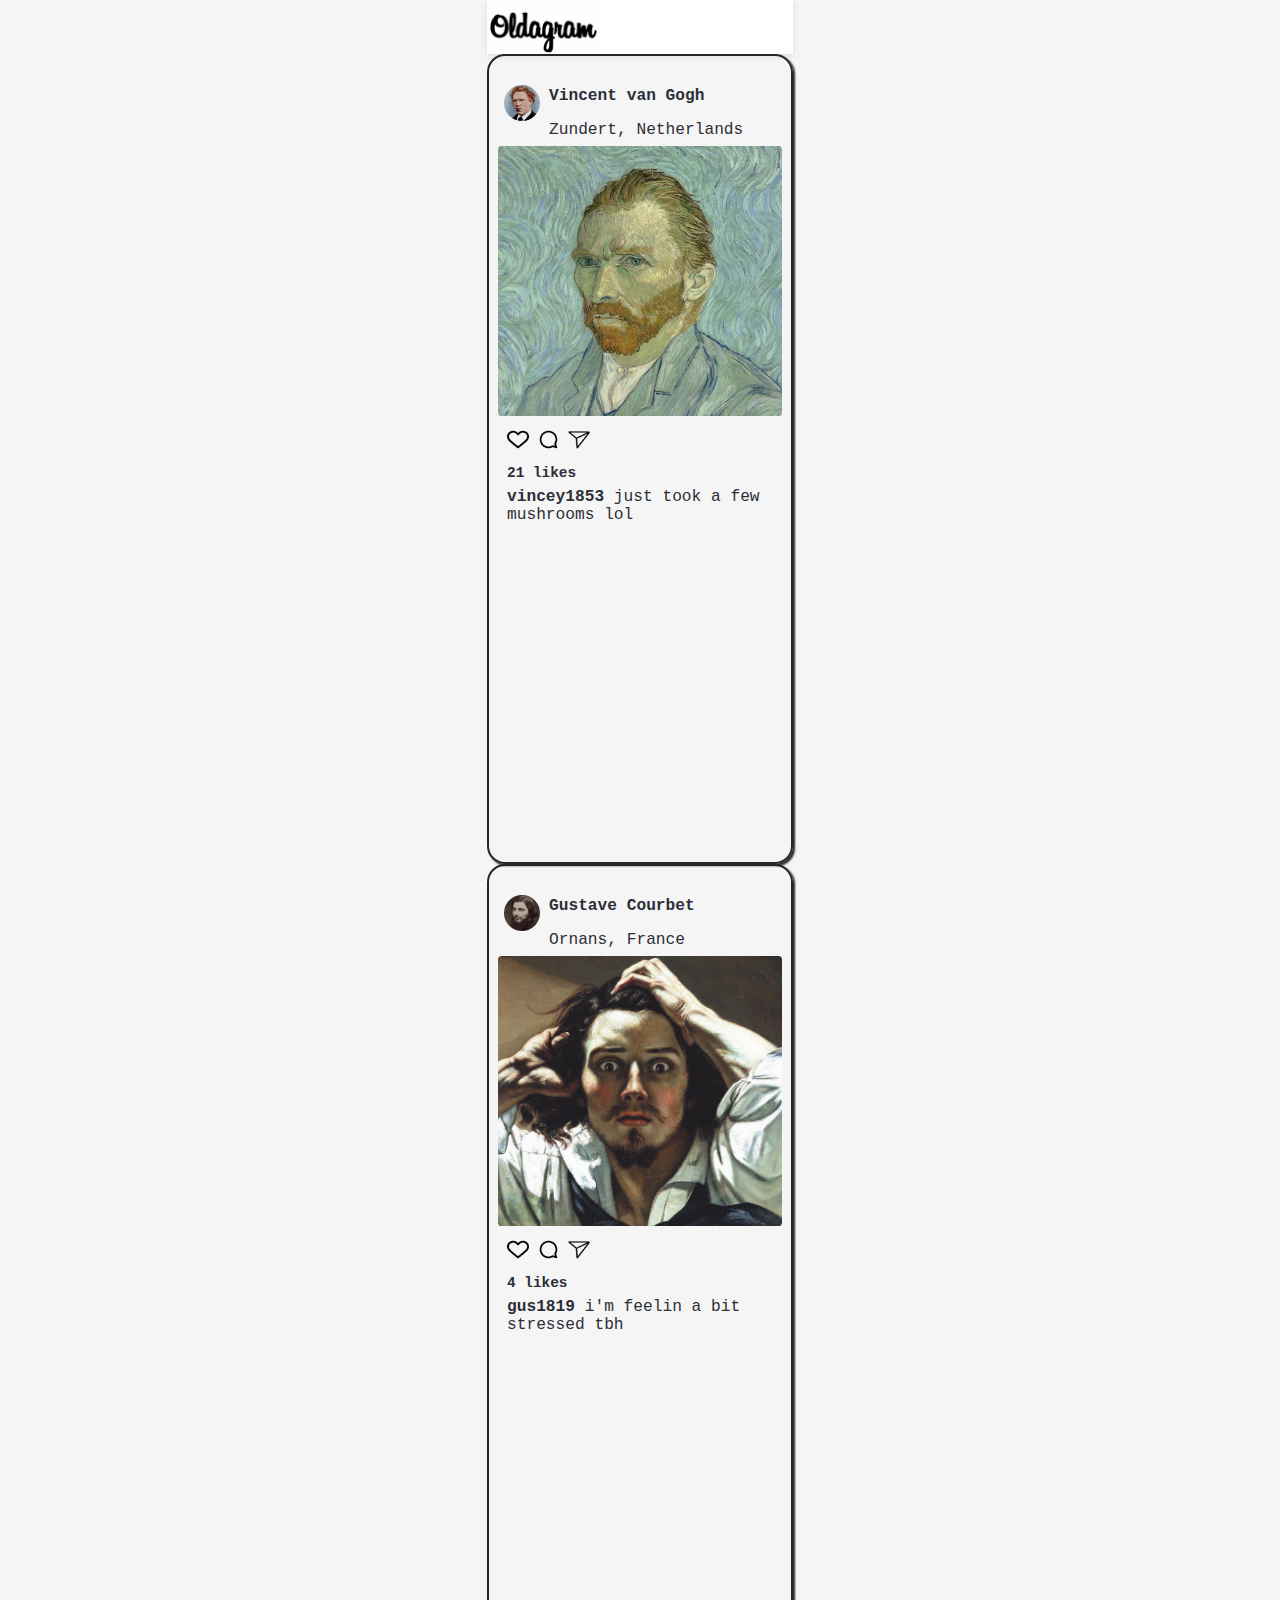
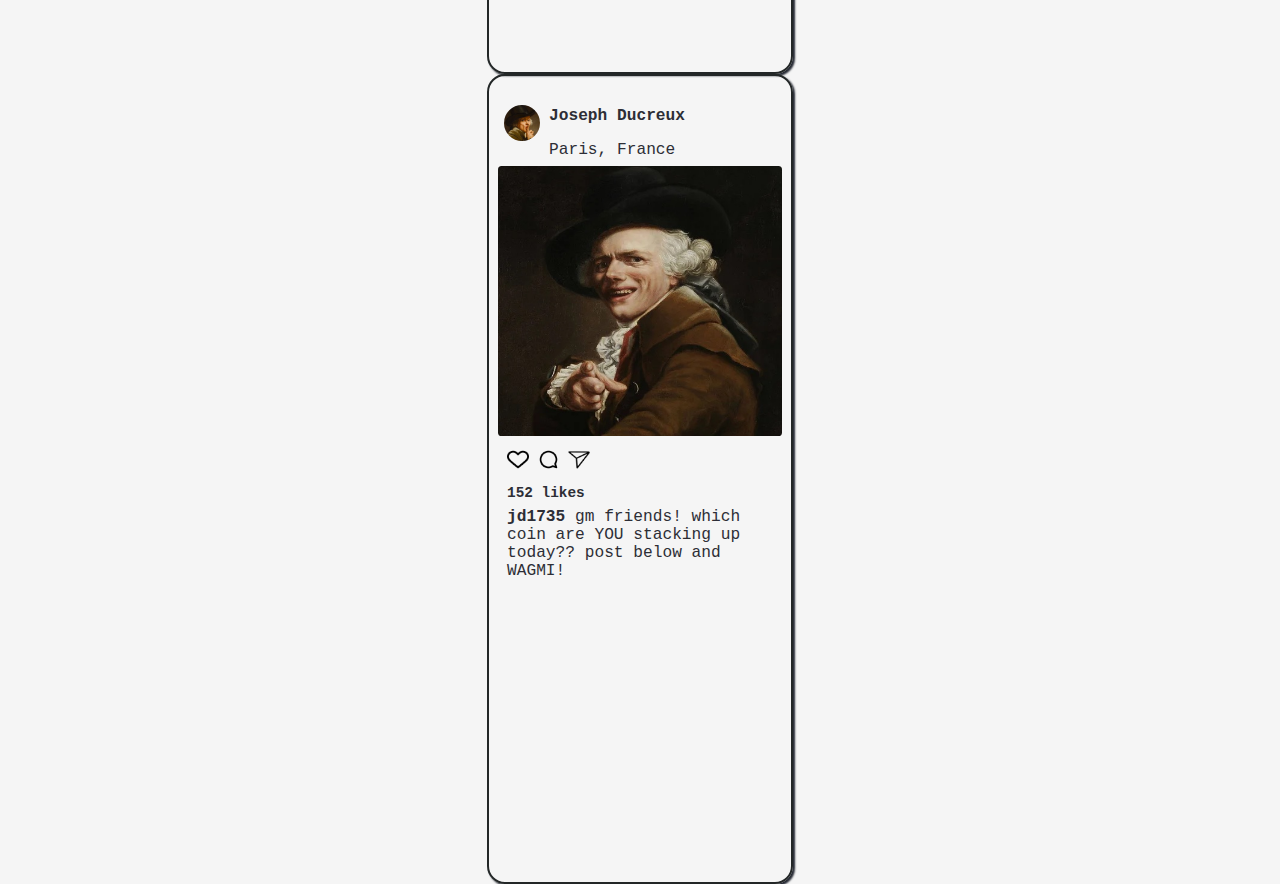
<file: 11.Oldagram/index.html>
<html lang="en">

<head>
    <meta charset="UTF-8">
    <meta http-equiv="X-UA-Compatible" content="IE=edge">
    <meta name="viewport" content="width=device-width, initial-scale=1.0">
    <title>Oldagram</title>

    <link rel="stylesheet" href="index.css">
</head>

<body>
   <div class="container">
        <nav>
            <img class="logo" src="images/logo.png">
        </nav>
       
       
    </div> 
    <script src="index.js" defer></script>
</body>

</html>
</file>
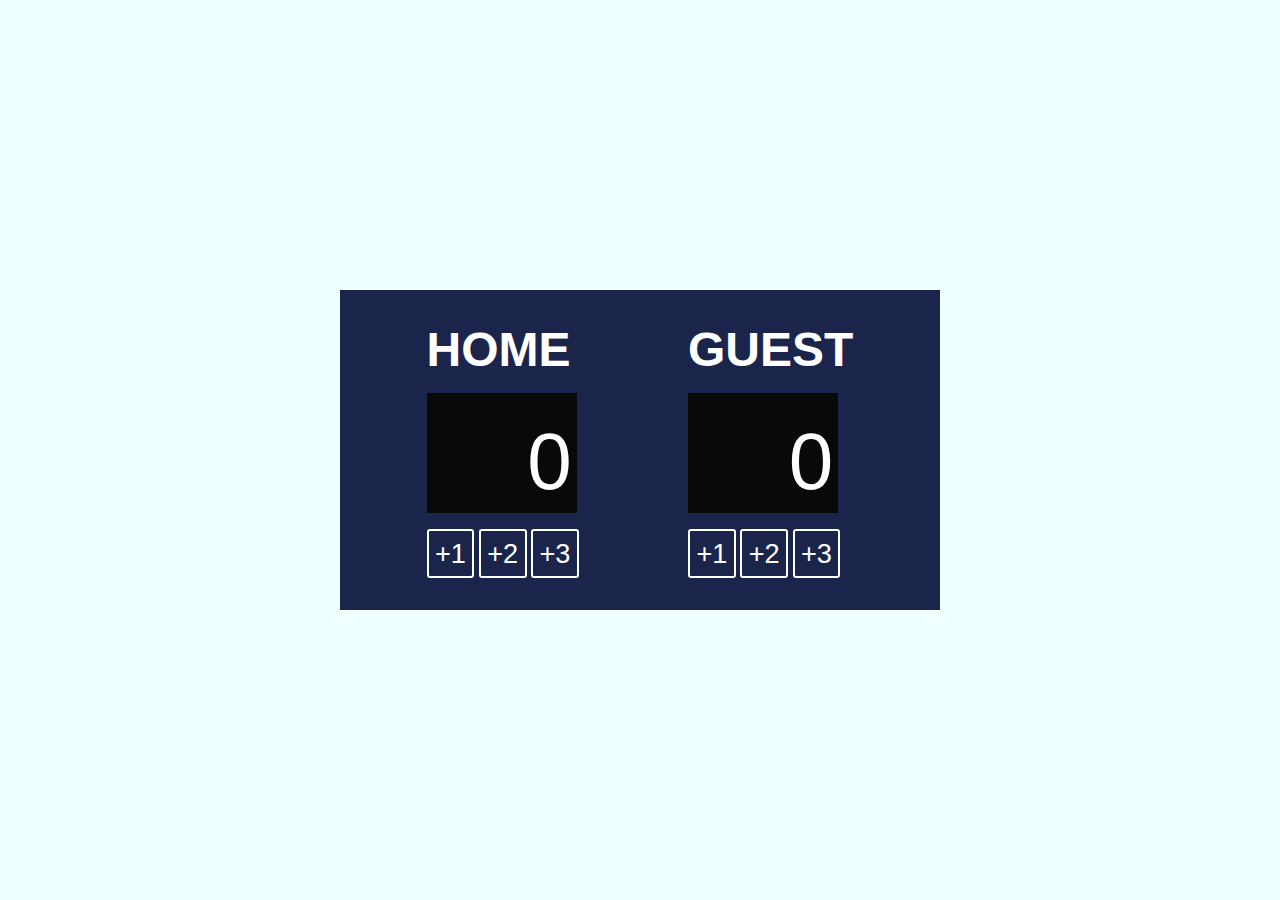
<file: 6.Scorebord/index.html>
<!DOCTYPE html>
<html lang="en">

<head>
    <meta charset="UTF-8">
    <meta http-equiv="X-UA-Compatible" content="IE=edge">
    <meta name="viewport" content="width=device-width, initial-scale=1.0">
    <link rel="stylesheet" href="index.css">
    <script src="index.js" defer></script>
    <title>Scoreboard</title>
</head>

<body>
    <div class="container">
        <div class="bord">
            <h3>HOME</h3>
            <div class="score">
                <p>0</p>
            </div>
            <div class="btn-grup">
                <button class="btn btn1" data-value="1">+1</button>
                <button class="btn btn2" data-value="2">+2</button>
                <button class="btn btn3" data-value="3">+3</button>
            </div>
        </div>
        <div>
            <h3>GUEST</h3>
            <div class="score guest">
                <p>0</p>
            </div>
            <div class="btn-grup">
                <button class="btn btn4" data-value="1">+1</button>
                <button class="btn btn5" data-value="2">+2</button>
                <button class="btn btn6" data-value="3">+3</button>
            </div>
        </div>
    </div>
</body>

</html>
</file>
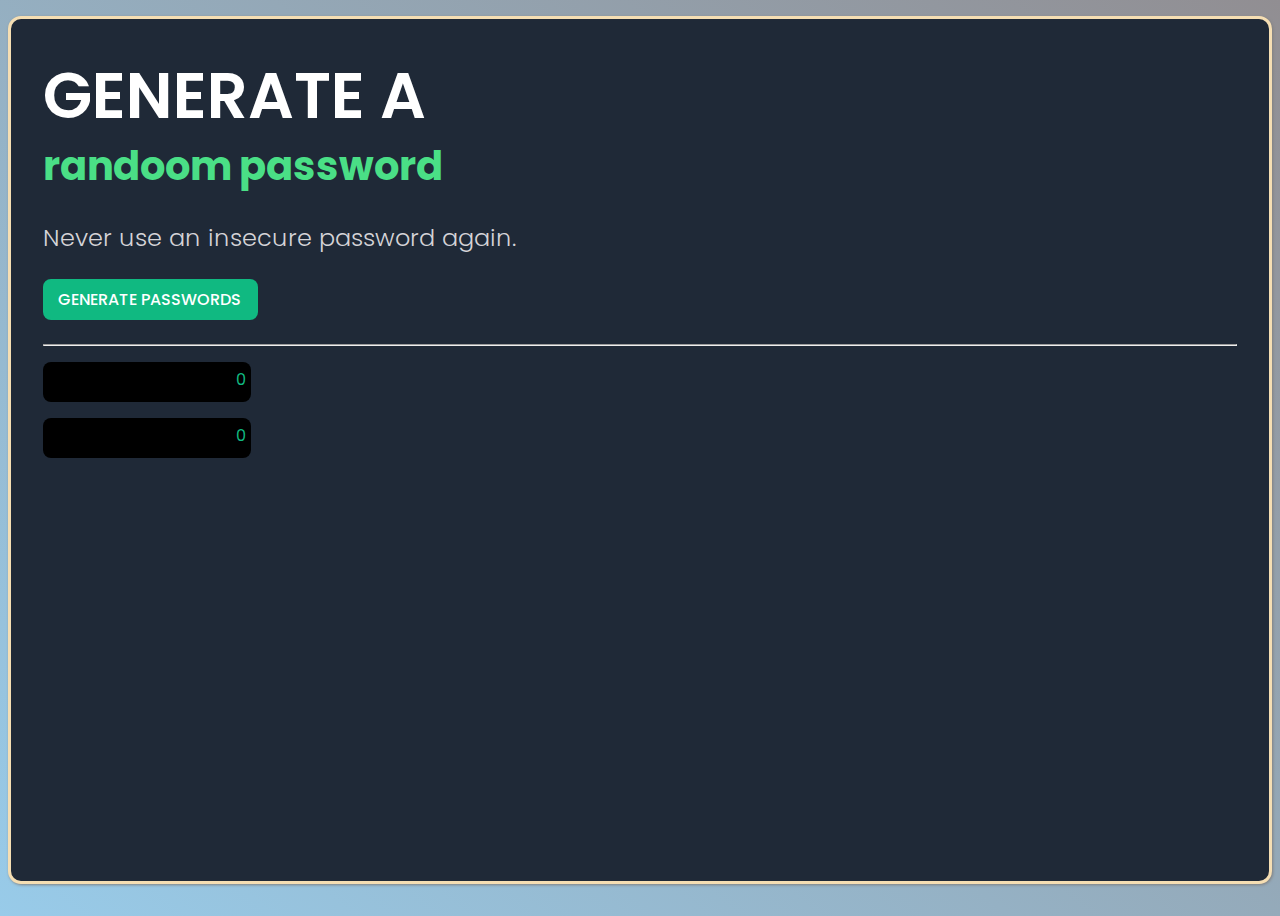
<file: 7.Random-password/index.html>
<!DOCTYPE html>
<html lang="en">

<head>
  <meta charset="UTF-8">
  <meta http-equiv="X-UA-Compatible" content="IE=edge">
  <meta name="viewport" content="width=device-width, initial-scale=1.0">
  <script src="index.js" defer></script>
  <link rel="stylesheet" href="index.css">
  <link rel="preconnect" href="https://fonts.gstatic.com">
  <link href="https://fonts.googleapis.com/css2?family=Poppins:wght@200;400;700;800&display=swap" rel="stylesheet">
  <title>Random-Password</title>
</head>

<body>
  <div class="container">
    <h1>Generate a
      <h2>randoom password</h2>
    </h1>
    <p>Never use an insecure password again.</p>
    <div class="wraper">
      <batton class="btn">Generate passwords</batton>
    </div>

    <hr>
    <div class="screen">
      <div class="screen-first">0</div>
      <div class="screen-second">0</div>
    </div>
  </div>
</body>

</html>
</file>
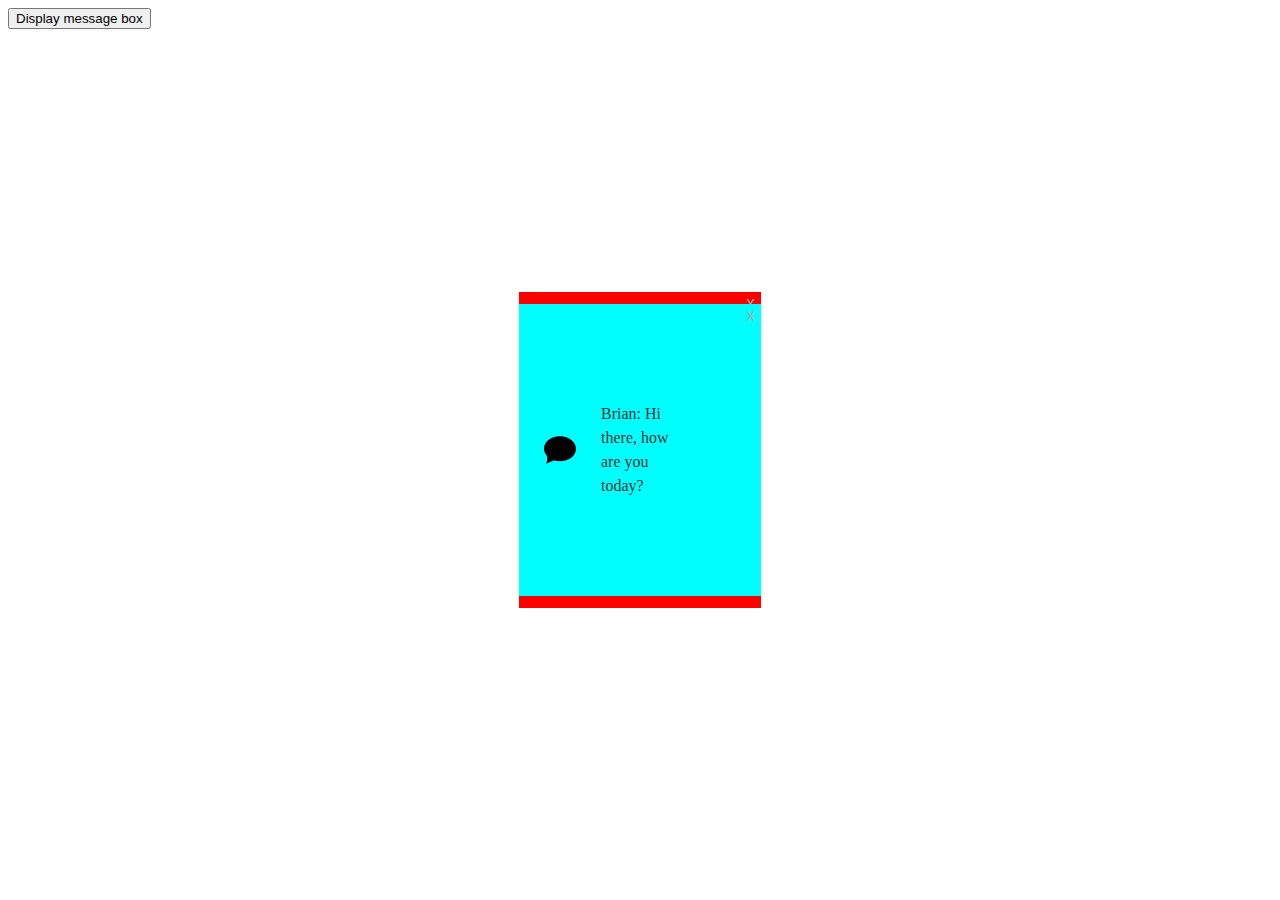
<file: 8.own-function/index.html>
<!DOCTYPE html>
<html lang="en">
<head>
    <meta charset="UTF-8">
    <meta http-equiv="X-UA-Compatible" content="IE=edge">
    <meta name="viewport" content="width=device-width, initial-scale=1.0">
    <title>Fanction start</title>
    <link rel="stylesheet" href="index.css">
    <script src="index.js" defer></script>
</head>
<body>
    <button>Display message box</button>
</body>
</html>
</file>
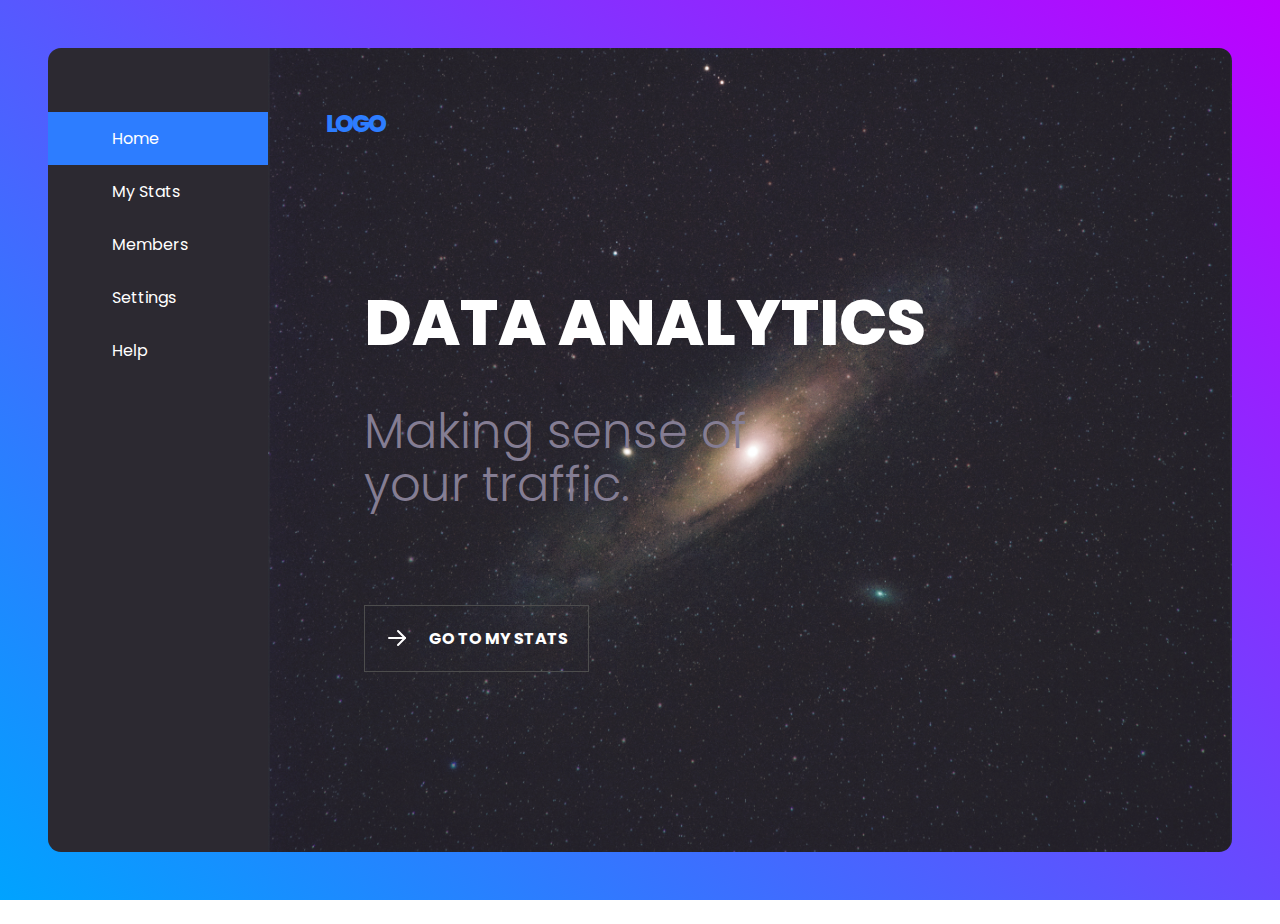
<file: data-analit-dashboard/index.html>
<!DOCTYPE html>
<html lang="en">

<head>
  <meta charset="UTF-8">
  <meta http-equiv="X-UA-Compatible" content="IE=edge">
  <meta name="viewport" content="width=device-width, initial-scale=1.0">
  <link rel="stylesheet" href="index.css">
  <link rel="preconnect" href="https://fonts.gstatic.com">
  <link href="https://fonts.googleapis.com/css2?family=Poppins:wght@200;400;700;800&display=swap" rel="stylesheet">
  <script src="index.js" defer></script>
  
  <title>Data Analytics Dashboard</title>
</head>

<body>

  <div class="container">
    <div class="left-col">
      <nav>
        <img src="./arrow.svg" class="back-btn">
        <ul>
          <li><a href="#" class="active">Home</a></li>
          <li><a href="#">My Stats</a></li>
          <li><a href="#">Members</a></li>
          <li><a href="#">Settings</a></li>
          <li><a href="#">Help</a></li>
        </ul>
      </nav>
    </div>
    <section>
      <header>
        <img src="menu.svg" class="menu-btn">
        <p class="logo">Logo</p>
      </header>
      <div class="cv">
        <div class="content">
          <h1>Data Analytics</h1>
          <p>Making sense of your traffic.</p>

          <a href="#" class="cta">Go to my stats</a>
        </div>
      </div>
    </section>
  </div>
</body>


</html>
</file>
<file: 11.Oldagram/index.css>
* {
    box-sizing: border-box;
}

body {
    margin: 0;
    padding: 0;
    height: 100vh;
    background-color: #f5f5f5;
    display: flex;
    box-sizing: border-box;
    font-family: 'Courier New', Courier, monospace;
    color: #2d2e36;
    place-items: center;
    justify-content: center;
}

.container {
    height: 100vh;
}

.card {
    max-width: 90vw;
    height: 90vh;
    border: 2px solid rgb(35, 39, 39);
    border-radius: 1rem;
    box-shadow: 2px 2px 2px rgb(35, 39, 49);
    padding: 0.5rem;
}

nav {
   background: white;
    height: 3rem;
    display: flex;
    box-shadow: 0px 2.98256px 7.4564px rgba(0, 0, 0, 0.1);
    
}

.logo {
    height: auto;
}

.header {
    height: 3.5rem;
    display: flex;
    padding: 20px 6px;
    justify-content: flex-start;
}

 .header p {
   font-size: 0.9rem; 
    margin-left: 0.5rem;
    margin-top: 0.1rem;
}

span {
    font-weight: 700;
}

.location {
    font-size: 0.7rem;
}

.avatar {
    width: 2rem;
    border-radius: 50%;
    height: 2rem;
    margin-left: 0;
}

img.post {
    width: 100%;
    height: 15rem;
    border-radius: 0.2rem;
    margin-top: 1rem;
}

.card-stats {
    display: flex;
    align-items: center;
    margin-top: 0.7rem;
}

.icon {
    width: 1.2rem;
    margin-left: 0.5rem;
}

.likes {
    font-size: 0.8rem;
    font-weight: 600;
    margin-left: 0.5rem;
    margin-bottom: 0.4rem;
}

.comment {
    font-size: 0.9rem;
    margin-top: 0;
    margin-left: 0.5rem;
}

@media  only screen and (min-width: 400px) {
    html {
        font-size: 18px;
    }

    body {
        flex-direction: row;
    }

    .container {
        max-width: 17rem;
    
    }
}
</file>
<file: 6.Scorebord/index.css>
*, *:before, *:after {
    box-sizing: border-box;
    margin: 0;
    padding: 0;
}

body {
    font-family: Arial, Helvetica, sans-serif;
    color: white;
    background-color: azure;
    display: flex;
    justify-content:center;
    align-items: center;
    height: 100vh;
}

  .container {
    width: 600px;
    background-color: #1B244A;
    display: flex;
    padding: 2em;
    justify-content: space-around;
  }

   h3 {
    font-size: 3rem;
    margin-bottom: 1rem;
   }

  .score {
    width: 150px;
    height: 120px;
    display: flex;
    align-items: end;
    justify-content: end;
    padding: .3rem;
    font-size: 5rem;
    background: rgb(10, 9, 9);
    margin-bottom: 1rem;
  }

  .btn {
    font-size: 1.7rem;
    padding: .4rem;
    border: 2px solid white;
    border-radius: 3px;
    background: #1B244A;
    color: white;
    cursor: pointer;
  }

   .btn:hover {
    background-color: #485488;
    transform: scale(1.2);
    transition: transform 2s;
   }
</file>
<file: 7.Random-password/index.css>
*, *:before, *:after {
    box-sizing: border-box;
    margin: 0;
    padding: 0;
}

:root {
    --primary-color: #2D7DFF;
}

body {
    background: linear-gradient(220deg, rgb(145, 142, 146) 0%, rgb(152, 203, 233) 100%);
    height: 100vh;
    font-family: 'Poppins';
}

.container {
    margin: 1em .5em;
    height: calc(100% - 2em);
    padding: 2em;
    border-radius: 13px;
    background: #1F2937;
    border: 3px solid wheat;
    box-shadow: 1px 1px 3px gray;
}

h1 {
    font-size: clamp(2.3rem, -0.875rem + 8.333vw, 4rem);
    font-weight: 600;
    text-transform: uppercase;
    color: white;
    line-height: 90%;
    margin-top: 1rem;
}

h2 {
    color: #4ADF86;
    font-size: clamp(1.5rem, -0.875rem + 8.333vw, 2.5rem);
    margin-top: 0.7rem;
}

p {
    color: #D5D4D8;
    font-size: 1.2rem;
    font-weight: 300;
    font-size: clamp(1.1rem, -0.875rem + 8.333vw, 1.5rem);
    margin-top: 1.5rem;
}

.btn {
    color: white;
    background: #10B981;
    padding: 9px 17px 9px 15px;
     font-size: 1rem;
     font-weight: 500;
     text-transform: uppercase;
     border-radius: 8px;
     cursor: pointer;
}

.btn:hover {
    background: #06412d;
    transform: scale(1.1);
}

.wraper {
    margin-top: 2rem;
}

hr {
    margin-top: 2rem;
}

.screen-first, .screen-second {
    width: 13rem;
    height: 2.5rem;
    background-color: black;
    color: #10B981;
    margin-top: 1rem;
    text-align: end;
    padding: 5px;
    font-size: 1rem;
    border-radius: 8px;
}
</file>
<file: 8.own-function/index.css>
.msgBox {
    position: absolute;
    top: 50%;
    left: 50%;
    transform: translate(-50%,-50%);
    width: 242px;
    background: #eee;
  }

  .msgBox p {
    line-height: 1.5;
    padding: 10px 20px;
    color: #333;
    padding: 82px;
    background-position: 25px center;
    background-repeat: no-repeat;
  }

  .msgBox button {
    background: none;
    border: none;
    position: absolute;
    top: 0;
    right: 0;
    font-size: 1.1rem;
    color: #aaa;
  }
</file>
<file: data-analit-dashboard/index.css>
*, *:before, *:after {
    box-sizing: border-box;
}

:root {
    --primary-color: #2D7DFF;
}

body {
    background: linear-gradient(220deg, rgba(189,0,255,1) 0%, rgba(0,163,255,1) 100%);
    height: 100vh;
    background-attachment: fixed;
    font-family: 'Poppins';
}

.container {
    margin: 1em .5em;
    height: calc(100% - 2em);
}

section {
    background: #221F26 url('pexels-alex-andrews-821644.jpg');
    background-size: cover;
    background-blend-mode: screen;
    background-position: -100px;
    height: 100%;
    padding: 2em;
    border-radius: 13px;
}


.logo {
    color: var(--primary-color);
    font-weight: 800;
    text-transform: uppercase;
    font-size: 1.5rem;
    letter-spacing: -.1em;
    text-align: center;
    width: 100%;
    margin: 0;
}

header {
    display: flex;
}

.menu-btn {
    cursor: pointer;
}

h1 {
    font-size: clamp(2.5rem, -0.875rem + 8.333vw, 4rem);
    font-weight: 800;
    text-transform: uppercase;
    color: white;
    line-height: 89%;
}

.cv {
    display: grid;
    place-items: center;
    height: 80%;
}

.content p {
    font-size: clamp(2rem, -0.875rem + 8.333vw, 3rem);
    font-weight: 300;
    line-height: 111%;
    color: #847D93;
    margin-top: 1.1em;
}

.cta {
    color: white;
    text-decoration: none;
    text-transform: uppercase;
    font-weight: bold;
    margin-top: 2.875em;
    display: inline-block;
    border: 1px solid #4D4D4D;
    padding: 1.25em 1.25em 1.25em calc(2.5em + 1.5em);
    position: relative;
}

.cta:before {
    content: '';
    position: absolute;
    background: url('arrow.svg') no-repeat;
    width: 1.5em;
    height: 1.5em;
    left: 1.25em;
}

.cta:hover {
    background: var(--primary-color);
}

nav {
    position: fixed;
    z-index: 1;
    background: #2C2931;
    left: 0;
    top: 0;
    height: 100vh;
    max-width: 300px;
    transform: translateX(-100%);
    transition: transform .3s;
}

nav ul {
    list-style-type: none;
    padding: 0;
    width: 100%;
}

nav ul li {
    width: 100%;
}

nav ul li a {
    text-decoration: none;
    color: white;
    display: block;
    padding: .875em 5em .875em 4em;
}

nav ul li a:hover {
    background: #413E47;
}

.back-btn {
    transform: scaleX(-1);
    padding: 3em 4em 2em;
    cursor: pointer;
    transition: transform .3s;
}
.back-btn:hover {
    transform: scaleX(-1) translateX(6px);
}

.active  {
    background: var(--primary-color);
}
.active:hover  {
    background: #4497FF;
}


@media only screen and (min-width: 700px) {
    .left-col {
        display: flex;
    }
    
    .content p {
        width: 70%;
    }
}


@media only screen and (min-width: 1000px) {
    nav {
        position: unset;
        transform: translateX(0) !important;
        border-radius: unset;
        border-top-left-radius: 13px;
        border-bottom-left-radius: 13px;
        height: 100%;
    }
    
    .menu-btn, .back-btn {
        display: none;
    }
    
    ul {
        margin-top: 4em;
    }
    
    header {
        padding: 1.6em;
    }
    .container {
        display: flex;
        padding: 2em;
    }
    .logo {
        text-align: left;
    }
    
    section {
        border-radius: unset;
        border-top-right-radius: 13px;
        border-bottom-right-radius: 13px;
        width: 100%;
        background-size: cover;
        background-position: 0;
        background-attachment: unset;
    }
    
    .content {
        justify-self: left;
        margin-left: 4em;
    }
}
</file>
